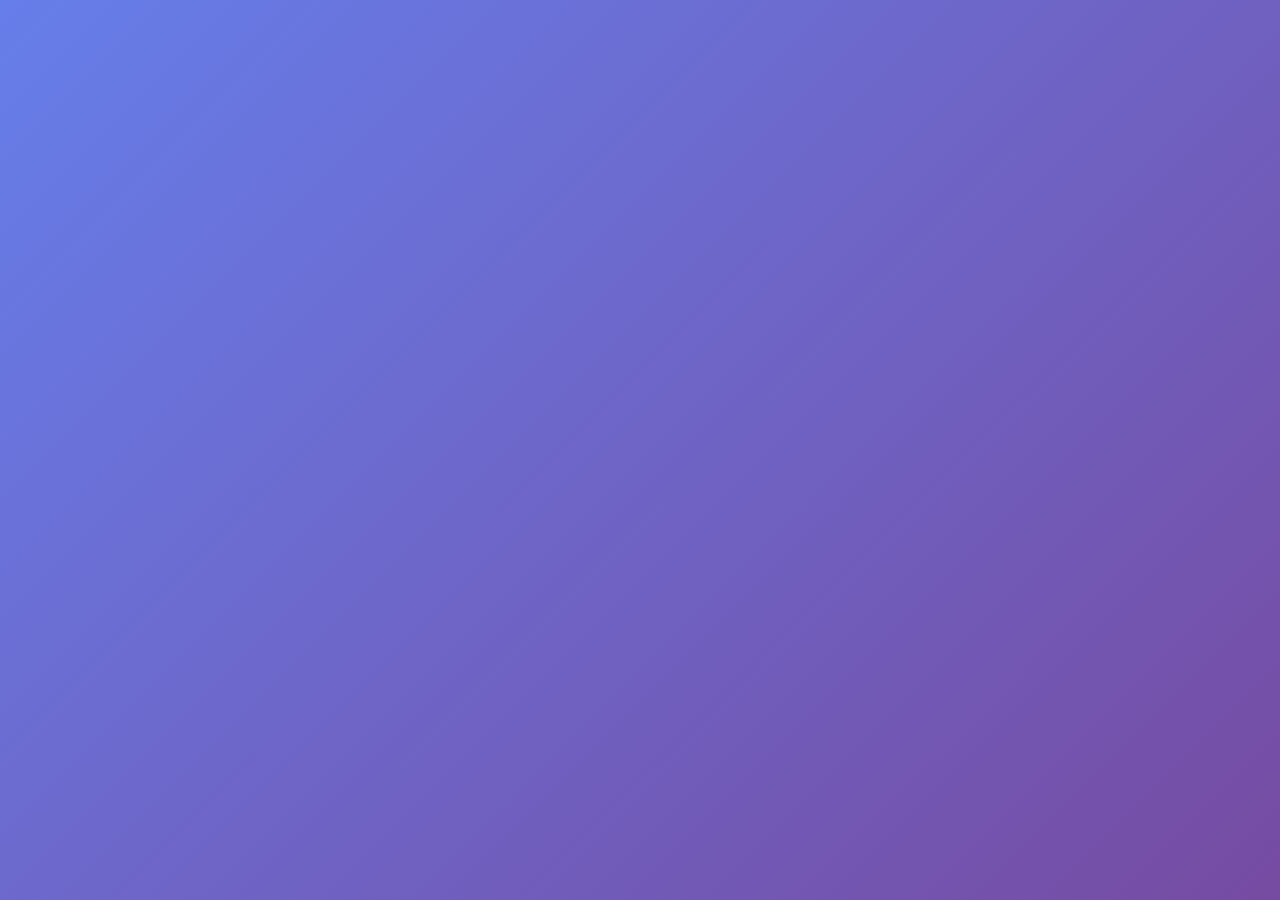
<file: src/main/resources/static/index.html>
<!DOCTYPE html>
<html lang="zh-CN">
<head>
    <meta charset="UTF-8">
    <meta name="viewport" content="width=device-width, initial-scale=1.0">
    <title>AI 巡检管理系统</title>
    <style>
        body {
            margin: 0;
            padding: 0;
            font-family: -apple-system, BlinkMacSystemFont, 'Segoe UI', 'PingFang SC', 'Hiragino Sans GB', 'Microsoft YaHei', 'Helvetica Neue', Helvetica, Arial, sans-serif;
            background: linear-gradient(135deg, #667eea 0%, #764ba2 100%);
            height: 100vh;
            display: flex;
            justify-content: center;
            align-items: center;
        }
        
        .loading-container {
            text-align: center;
            color: white;
        }
        
        .loading-title {
            font-size: 2.5em;
            font-weight: 300;
            margin-bottom: 20px;
            opacity: 0;
            animation: fadeIn 1s ease-in-out forwards;
        }
        
        .loading-subtitle {
            font-size: 1.2em;
            margin-bottom: 40px;
            opacity: 0;
            animation: fadeIn 1s ease-in-out 0.5s forwards;
        }
        
        .loading-spinner {
            width: 50px;
            height: 50px;
            border: 3px solid rgba(255, 255, 255, 0.3);
            border-top: 3px solid white;
            border-radius: 50%;
            animation: spin 1s linear infinite;
            margin: 0 auto;
            opacity: 0;
            animation: fadeIn 1s ease-in-out 1s forwards, spin 1s linear infinite 1s;
        }
        
        .loading-text {
            margin-top: 20px;
            font-size: 1em;
            opacity: 0;
            animation: fadeIn 1s ease-in-out 1.5s forwards;
        }
        
        @keyframes fadeIn {
            to {
                opacity: 1;
            }
        }
        
        @keyframes spin {
            0% { transform: rotate(0deg); }
            100% { transform: rotate(360deg); }
        }
    </style>
</head>
<body>
    <div class="loading-container">
        <h1 class="loading-title">AI 巡检管理系统</h1>
        <p class="loading-subtitle">智能化巡检，高效管理</p>
        <div class="loading-spinner"></div>
        <p class="loading-text">正在加载中...</p>
    </div>

    <script>
        // 2秒后自动跳转到标签管理页面
        setTimeout(function() {
            window.location.href = './tag.html';
        }, 2000);
    </script>
</body>
</html>
</file>
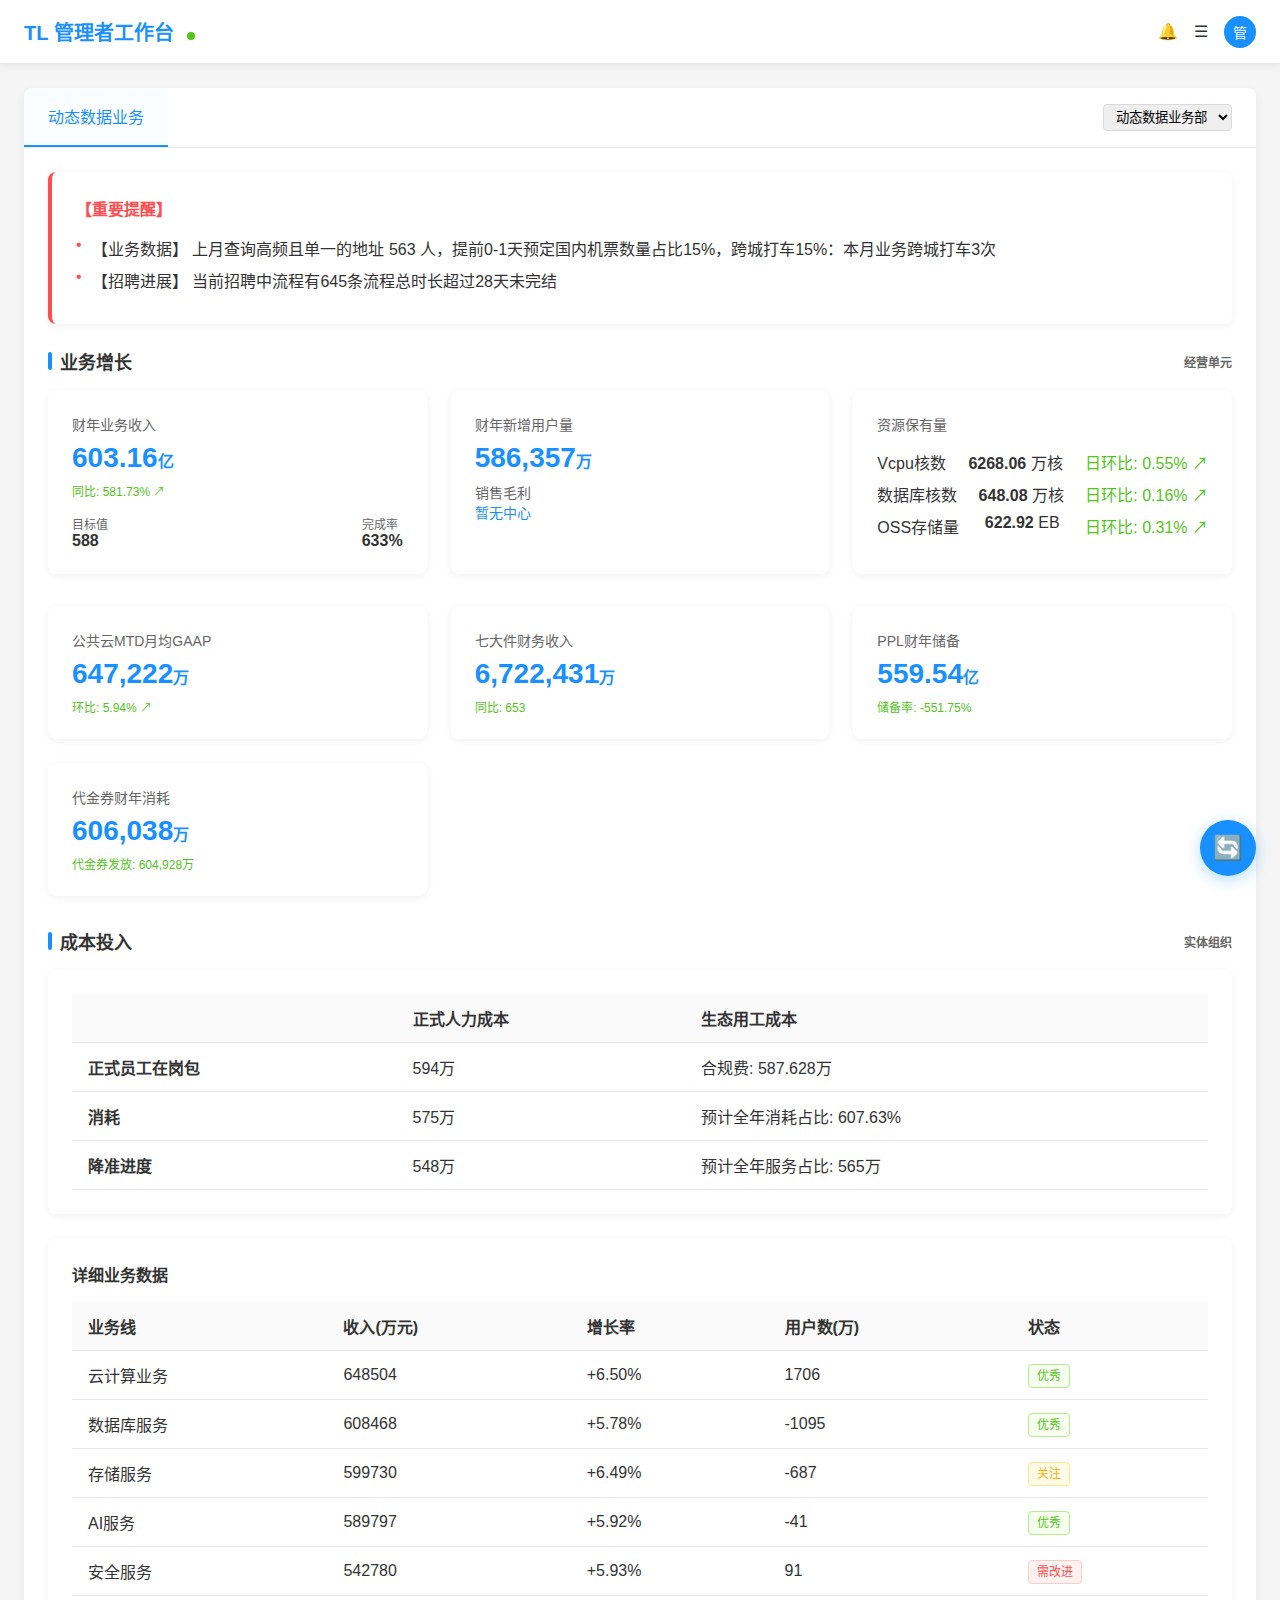
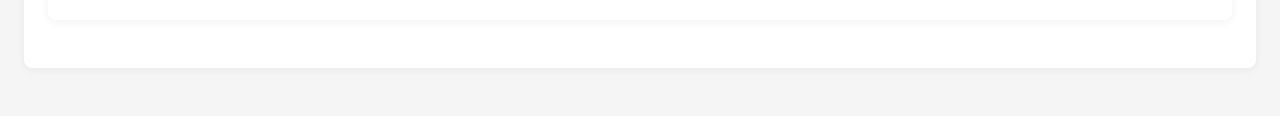
<file: src/main/resources/static/inspection_page/dashboard_dynamic.html>
<!DOCTYPE html>
<html lang="zh-CN">
<head>
    <meta charset="UTF-8">
    <meta name="viewport" content="width=device-width, initial-scale=1.0">
    <title>动态数据</title>
    <style>
        * {
            margin: 0;
            padding: 0;
            box-sizing: border-box;
        }

        body {
            font-family: -apple-system, BlinkMacSystemFont, 'Segoe UI', 'PingFang SC', 'Hiragino Sans GB', 'Microsoft YaHei', 'Helvetica Neue', Helvetica, Arial, sans-serif;
            background: #f5f5f5;
            color: #333;
        }

        .header {
            background: #fff;
            border-bottom: 1px solid #e8e8e8;
            padding: 0 24px;
            height: 64px;
            display: flex;
            align-items: center;
            justify-content: space-between;
            box-shadow: 0 2px 8px rgba(0, 0, 0, 0.06);
        }

        .header-left {
            display: flex;
            align-items: center;
        }

        .logo {
            color: #1890ff;
            font-size: 20px;
            font-weight: 600;
            margin-right: 32px;
        }

        .header-right {
            display: flex;
            align-items: center;
            gap: 16px;
        }

        .user-avatar {
            width: 32px;
            height: 32px;
            border-radius: 50%;
            background: #1890ff;
            color: white;
            display: flex;
            align-items: center;
            justify-content: center;
            font-size: 14px;
        }

        .container {
            padding: 24px;
            max-width: 1400px;
            margin: 0 auto;
        }

        .tabs {
            background: #fff;
            border-radius: 8px;
            margin-bottom: 24px;
            padding: 0;
            box-shadow: 0 2px 8px rgba(0, 0, 0, 0.06);
        }

        .tab-nav {
            display: flex;
            border-bottom: 1px solid #e8e8e8;
        }

        .tab-item {
            padding: 16px 24px;
            cursor: pointer;
            border-bottom: 2px solid transparent;
            transition: all 0.3s;
        }

        .tab-item.active {
            color: #1890ff;
            border-bottom-color: #1890ff;
            background: rgba(24, 144, 255, 0.02);
        }

        .tab-content {
            padding: 24px;
        }

        .alerts {
            background: #fff;
            border-radius: 8px;
            padding: 24px;
            margin-bottom: 24px;
            border-left: 4px solid #ff4d4f;
            box-shadow: 0 2px 8px rgba(0, 0, 0, 0.06);
        }

        .alerts h3 {
            color: #ff4d4f;
            margin-bottom: 16px;
            font-size: 16px;
        }

        .alert-list {
            list-style: none;
        }

        .alert-list li {
            margin-bottom: 8px;
            padding-left: 16px;
            position: relative;
        }

        .alert-list li:before {
            content: "•";
            color: #ff4d4f;
            position: absolute;
            left: 0;
        }

        .section-title {
            font-size: 18px;
            font-weight: 600;
            margin-bottom: 16px;
            display: flex;
            align-items: center;
            gap: 8px;
        }

        .section-icon {
            width: 4px;
            height: 18px;
            background: #1890ff;
            border-radius: 2px;
        }

        .metrics-grid {
            display: grid;
            grid-template-columns: repeat(auto-fit, minmax(300px, 1fr));
            gap: 24px;
            margin-bottom: 32px;
        }

        .metric-card {
            background: #fff;
            border-radius: 8px;
            padding: 24px;
            box-shadow: 0 2px 8px rgba(0, 0, 0, 0.06);
            transition: transform 0.2s, box-shadow 0.2s;
        }

        .metric-card:hover {
            transform: translateY(-2px);
            box-shadow: 0 4px 16px rgba(0, 0, 0, 0.1);
        }

        .metric-title {
            font-size: 14px;
            color: #666;
            margin-bottom: 8px;
        }

        .metric-value {
            font-size: 28px;
            font-weight: 600;
            color: #1890ff;
            margin-bottom: 8px;
            transition: all 0.5s ease;
        }

        .metric-trend {
            font-size: 12px;
            color: #52c41a;
            transition: all 0.5s ease;
        }

        .chart-section {
            display: grid;
            grid-template-columns: 1fr 1fr;
            gap: 24px;
            margin-bottom: 32px;
        }

        .chart-card {
            background: #fff;
            border-radius: 8px;
            padding: 24px;
            box-shadow: 0 2px 8px rgba(0, 0, 0, 0.06);
        }

        .chart-title {
            font-size: 16px;
            font-weight: 600;
            margin-bottom: 16px;
            color: #333;
        }

        .chart-placeholder {
            height: 300px;
            background: linear-gradient(135deg, #667eea 0%, #764ba2 100%);
            border-radius: 8px;
            display: flex;
            align-items: center;
            justify-content: center;
            color: white;
            font-size: 18px;
            position: relative;
            overflow: hidden;
        }

        .chart-placeholder::before {
            content: '';
            position: absolute;
            top: 0;
            left: 0;
            right: 0;
            bottom: 0;
            background: url('data:image/svg+xml,<svg xmlns="http://www.w3.org/2000/svg" viewBox="0 0 100 100"><circle cx="50" cy="50" r="40" fill="none" stroke="rgba(255,255,255,0.2)" stroke-width="2"/><circle cx="50" cy="50" r="30" fill="none" stroke="rgba(255,255,255,0.3)" stroke-width="1"/><circle cx="50" cy="50" r="20" fill="none" stroke="rgba(255,255,255,0.4)" stroke-width="1"/></svg>') center/contain no-repeat;
        }

        .bar-chart {
            background: linear-gradient(135deg, #f093fb 0%, #f5576c 100%);
        }

        .pie-chart {
            background: linear-gradient(135deg, #4facfe 0%, #00f2fe 100%);
        }

        .line-chart {
            background: linear-gradient(135deg, #43e97b 0%, #38f9d7 100%);
        }

        .data-table {
            background: #fff;
            border-radius: 8px;
            padding: 24px;
            box-shadow: 0 2px 8px rgba(0, 0, 0, 0.06);
            margin-bottom: 24px;
        }

        .table {
            width: 100%;
            border-collapse: collapse;
        }

        .table th,
        .table td {
            padding: 12px 16px;
            text-align: left;
            border-bottom: 1px solid #e8e8e8;
        }

        .table th {
            background: #fafafa;
            font-weight: 600;
            color: #333;
        }

        .table tr:hover {
            background: #fafafa;
        }

        .status-badge {
            padding: 4px 8px;
            border-radius: 4px;
            font-size: 12px;
            font-weight: 500;
        }

        .status-success {
            background: #f6ffed;
            color: #52c41a;
            border: 1px solid #b7eb8f;
        }

        .status-warning {
            background: #fffbe6;
            color: #faad14;
            border: 1px solid #ffe58f;
        }

        .status-error {
            background: #fff2f0;
            color: #ff4d4f;
            border: 1px solid #ffccc7;
        }

        .footer-section {
            display: grid;
            grid-template-columns: repeat(auto-fit, minmax(350px, 1fr));
            gap: 24px;
        }

        .summary-card {
            background: #fff;
            border-radius: 8px;
            padding: 24px;
            box-shadow: 0 2px 8px rgba(0, 0, 0, 0.06);
        }

        .summary-item {
            display: flex;
            justify-content: space-between;
            align-items: center;
            padding: 12px 0;
            border-bottom: 1px solid #f0f0f0;
        }

        .summary-item:last-child {
            border-bottom: none;
        }

        .summary-label {
            color: #666;
            font-size: 14px;
        }

        .summary-value {
            font-weight: 600;
            color: #1890ff;
            font-size: 16px;
        }

        .refresh-btn {
            position: fixed;
            bottom: 24px;
            right: 24px;
            width: 56px;
            height: 56px;
            background: #1890ff;
            border: none;
            border-radius: 50%;
            color: white;
            font-size: 24px;
            cursor: pointer;
            box-shadow: 0 4px 16px rgba(24, 144, 255, 0.3);
            transition: all 0.3s;
        }

        .refresh-btn:hover {
            background: #40a9ff;
            transform: scale(1.1);
        }

        .dynamic-indicator {
            display: inline-block;
            width: 8px;
            height: 8px;
            background: #52c41a;
            border-radius: 50%;
            margin-left: 8px;
            animation: pulse 2s infinite;
        }

        @keyframes pulse {
            0% { opacity: 1; }
            50% { opacity: 0.5; }
            100% { opacity: 1; }
        }

        .data-change {
            animation: dataUpdate 0.8s ease;
        }

        @keyframes dataUpdate {
            0% { transform: scale(1); }
            50% { transform: scale(1.05); color: #ff4d4f; }
            100% { transform: scale(1); }
        }

        @media (max-width: 768px) {
            .container {
                padding: 16px;
            }

            .chart-section {
                grid-template-columns: 1fr;
            }

            .metrics-grid {
                grid-template-columns: 1fr;
            }
        }
    </style>
</head>
<body>
    <div class="header">
        <div class="header-left">
            <div class="logo">TL 管理者工作台 <span class="dynamic-indicator"></span></div>
        </div>
        <div class="header-right">
            <span>🔔</span>
            <span>☰</span>
            <div class="user-avatar">管</div>
        </div>
    </div>

    <div class="container">
        <div class="tabs">
            <div class="tab-nav">
                <div class="tab-item active">动态数据业务</div>
                <div style="margin-left: auto; padding: 16px 24px;">
                    <select style="border: 1px solid #d9d9d9; padding: 4px 8px; border-radius: 4px;">
                        <option>动态数据业务部</option>
                    </select>
                </div>
            </div>
            <div class="tab-content">
                <div class="alerts">
                    <h3>【重要提醒】</h3>
                    <ul class="alert-list">
                        <li>【业务数据】 上月查询高频且单一的地址 <span id="alert-people">600</span> 人，提前0-1天预定国内机票数量占比15%，跨城打车15%：本月业务跨城打车3次</li>
                        <li>【招聘进展】 当前招聘中流程有<span id="alert-process">600</span>条流程总时长超过28天未完结</li>
                    </ul>
                </div>

                <!-- 核心指标 -->
                <div class="section-title">
                    <div class="section-icon"></div>
                    业务增长
                    <span style="margin-left: auto; font-size: 12px; color: #666;">经营单元</span>
                </div>

                <div class="metrics-grid">
                    <div class="metric-card">
                        <div class="metric-title">财年业务收入</div>
                        <div class="metric-value"><span id="annual-revenue">600.15</span><span style="font-size: 16px;">亿</span></div>
                        <div class="metric-trend">同比: <span id="annual-trend">600.52</span>% ↗</div>
                        <div style="margin-top: 16px; display: flex; justify-content: space-between;">
                            <div>
                                <div style="color: #666; font-size: 12px;">目标值</div>
                                <div style="font-weight: 600;"><span id="target-value">600</span></div>
                            </div>
                            <div>
                                <div style="color: #666; font-size: 12px;">完成率</div>
                                <div style="font-weight: 600;"><span id="completion-rate">600</span>%</div>
                            </div>
                        </div>
                    </div>

                    <div class="metric-card">
                        <div class="metric-title">财年新增用户量</div>
                        <div class="metric-value"><span id="new-users">600,600.30</span><span style="font-size: 16px;">万</span></div>
                        <div style="margin-top: 8px; color: #666; font-size: 14px;">销售毛利</div>
                        <div style="color: #1890ff; font-size: 14px;">暂无中心</div>
                    </div>

                    <div class="metric-card">
                        <div class="metric-title">资源保有量</div>
                        <div style="margin-top: 16px;">
                            <div style="display: flex; justify-content: space-between; margin-bottom: 8px;">
                                <span>Vcpu核数</span>
                                <span><strong><span id="vcpu-cores">6,600.20</span></strong> 万核</span>
                                <span style="color: #52c41a;">日环比: <span id="vcpu-trend">0.60</span>% ↗</span>
                            </div>
                            <div style="display: flex; justify-content: space-between; margin-bottom: 8px;">
                                <span>数据库核数</span>
                                <span><strong><span id="db-cores">600.09</span></strong> 万核</span>
                                <span style="color: #52c41a;">日环比: <span id="db-trend">0.16</span>% ↗</span>
                            </div>
                            <div style="display: flex; justify-content: space-between;">
                                <span>OSS存储量</span>
                                <span><strong><span id="oss-storage">600.66</span></strong> EB</span>
                                <span style="color: #52c41a;">日环比: <span id="oss-trend">0.31</span>% ↗</span>
                            </div>
                        </div>
                    </div>
                </div>


                <!-- 关键指标卡片 -->
                <div class="metrics-grid">
                    <div class="metric-card">
                        <div class="metric-title">公共云MTD月均GAAP</div>
                        <div class="metric-value"><span id="cloud-gaap">600,600.49</span><span style="font-size: 16px;">万</span></div>
                        <div class="metric-trend">环比: <span id="cloud-trend">6.60</span>% ↗</div>
                    </div>

                    <div class="metric-card">
                        <div class="metric-title">七大件财务收入</div>
                        <div class="metric-value"><span id="seven-revenue">6,600,600.21</span><span style="font-size: 16px;">万</span></div>
                        <div class="metric-trend">同比: <span id="seven-trend">600</span></div>
                    </div>

                    <div class="metric-card">
                        <div class="metric-title">PPL财年储备</div>
                        <div class="metric-value"><span id="ppl-reserve">600.62</span><span style="font-size: 16px;">亿</span></div>
                        <div class="metric-trend">储备率: <span id="ppl-rate">-600.58</span>%</div>
                    </div>

                    <div class="metric-card">
                        <div class="metric-title">代金券财年消耗</div>
                        <div class="metric-value"><span id="voucher-consume">600,600.29</span><span style="font-size: 16px;">万</span></div>
                        <div class="metric-trend">代金券发放: <span id="voucher-issue">600,600.77</span>万</div>
                    </div>
                </div>

                <!-- 成本投入部分 -->
                <div class="section-title">
                    <div class="section-icon"></div>
                    成本投入
                    <span style="margin-left: auto; font-size: 12px; color: #666;">实体组织</span>
                </div>

                <div class="data-table">
                    <table class="table">
                        <thead>
                            <tr>
                                <th></th>
                                <th>正式人力成本</th>
                                <th>生态用工成本</th>
                            </tr>
                        </thead>
                        <tbody>
                            <tr>
                                <td><strong>正式员工在岗包</strong></td>
                                <td><span id="formal-cost-1">600</span>万</td>
                                <td>合规费: <span id="compliance-cost">600.027</span>万</td>
                            </tr>
                            <tr>
                                <td><strong>消耗</strong></td>
                                <td><span id="formal-cost-2">600</span>万</td>
                                <td>预计全年消耗占比: <span id="consumption-ratio">600.02</span>%</td>
                            </tr>
                            <tr>
                                <td><strong>降准进度</strong></td>
                                <td><span id="formal-cost-3">600</span>万</td>
                                <td>预计全年服务占比: <span id="service-ratio">600</span>万</td>
                            </tr>
                        </tbody>
                    </table>
                </div>

                <!-- 详细数据表格 -->
                <div class="data-table" style="margin-top: 24px;">
                    <div class="chart-title">详细业务数据</div>
                    <table class="table">
                        <thead>
                            <tr>
                                <th>业务线</th>
                                <th>收入(万元)</th>
                                <th>增长率</th>
                                <th>用户数(万)</th>
                                <th>状态</th>
                            </tr>
                        </thead>
                        <tbody>
                            <tr>
                                <td>云计算业务</td>
                                <td><span id="cloud-revenue">600,000</span></td>
                                <td>+<span id="cloud-growth">6.00</span>%</td>
                                <td><span id="cloud-users">600</span></td>
                                <td><span class="status-badge status-success">优秀</span></td>
                            </tr>
                            <tr>
                                <td>数据库服务</td>
                                <td><span id="db-revenue">600,000</span></td>
                                <td>+<span id="db-growth">6.00</span>%</td>
                                <td><span id="db-users">600</span></td>
                                <td><span class="status-badge status-success">优秀</span></td>
                            </tr>
                            <tr>
                                <td>存储服务</td>
                                <td><span id="storage-revenue">600,000</span></td>
                                <td>+<span id="storage-growth">6.00</span>%</td>
                                <td><span id="storage-users">600</span></td>
                                <td><span class="status-badge status-warning">关注</span></td>
                            </tr>
                            <tr>
                                <td>AI服务</td>
                                <td><span id="ai-revenue">600,000</span></td>
                                <td>+<span id="ai-growth">6.00</span>%</td>
                                <td><span id="ai-users">600</span></td>
                                <td><span class="status-badge status-success">优秀</span></td>
                            </tr>
                            <tr>
                                <td>安全服务</td>
                                <td><span id="security-revenue">600,000</span></td>
                                <td>+<span id="security-growth">6.00</span>%</td>
                                <td><span id="security-users">600</span></td>
                                <td><span class="status-badge status-error">需改进</span></td>
                            </tr>
                        </tbody>
                    </table>
                </div>
            </div>
        </div>
    </div>

    <button class="refresh-btn" onclick="refreshData()">🔄</button>

    <script>
        // 基础数据配置
        const baseData = {
            // 核心指标 - 浮动10%
            annualRevenue: 600.15,
            annualTrend: 600.52,
            targetValue: 600,
            completionRate: 600,
            newUsers: 600600.30,
            vcpuCores: 6600.20,
            vcpuTrend: 0.60,
            dbCores: 600.09,
            dbTrend: 0.16,
            ossStorage: 600.66,
            ossTrend: 0.31,
            
            // 关键指标卡片 - 浮动10%
            cloudGaap: 600600.49,
            cloudTrend: 6.60,
            sevenRevenue: 6600600.21,
            sevenTrend: 600,
            pplReserve: 600.62,
            pplRate: -600.58,
            voucherConsume: 600600.29,
            voucherIssue: 600600.77,
            
            // 成本投入 - 浮动10%
            formalCost: 600,
            complianceCost: 600.027,
            consumptionRatio: 600.02,
            serviceRatio: 600,
            
            // 详细业务数据 - 收入浮动10%，用户数浮动200%-400%
            cloudRevenue: 600000,
            cloudGrowth: 6.00,
            cloudUsers: 600,
            dbRevenue: 600000,
            dbGrowth: 6.00,
            dbUsers: 600,
            storageRevenue: 600000,
            storageGrowth: 6.00,
            storageUsers: 600,
            aiRevenue: 600000,
            aiGrowth: 6.00,
            aiUsers: 600,
            securityRevenue: 600000,
            securityGrowth: 6.00,
            securityUsers: 600,
            
            // 提醒数据 - 浮动10%
            alertPeople: 600,
            alertProcess: 600
        };

        // 数据浮动函数
        function fluctuateValue(baseValue, percentage) {
            const variation = baseValue * (percentage / 100);
            const randomFactor = (Math.random() - 0.5) * 2; // -1 到 1 之间
            return baseValue + (variation * randomFactor);
        }

        // 格式化数字
        function formatNumber(num, decimals = 2) {
            if (num >= 10000) {
                return Math.round(num).toLocaleString();
            }
            return num.toFixed(decimals);
        }

        // 更新数据
        function updateData() {
            console.log('🔄 正在更新动态数据...');

            // 添加动画效果的函数
            function animateUpdate(elementId, newValue) {
                const element = document.getElementById(elementId);
                if (element) {
                    element.classList.add('data-change');
                    element.textContent = newValue;
                    setTimeout(() => {
                        element.classList.remove('data-change');
                    }, 800);
                }
            }

            // 核心指标更新 (浮动10%)
            animateUpdate('annual-revenue', formatNumber(fluctuateValue(baseData.annualRevenue, 10), 2));
            animateUpdate('annual-trend', formatNumber(fluctuateValue(baseData.annualTrend, 10), 2));
            animateUpdate('target-value', Math.round(fluctuateValue(baseData.targetValue, 10)));
            animateUpdate('completion-rate', Math.round(fluctuateValue(baseData.completionRate, 10)));
            animateUpdate('new-users', formatNumber(fluctuateValue(baseData.newUsers, 10), 2));
            
            // 资源保有量更新 (浮动10%)
            animateUpdate('vcpu-cores', formatNumber(fluctuateValue(baseData.vcpuCores, 10), 2));
            animateUpdate('vcpu-trend', formatNumber(fluctuateValue(baseData.vcpuTrend, 10), 2));
            animateUpdate('db-cores', formatNumber(fluctuateValue(baseData.dbCores, 10), 2));
            animateUpdate('db-trend', formatNumber(fluctuateValue(baseData.dbTrend, 10), 2));
            animateUpdate('oss-storage', formatNumber(fluctuateValue(baseData.ossStorage, 10), 2));
            animateUpdate('oss-trend', formatNumber(fluctuateValue(baseData.ossTrend, 10), 2));
            
            // 关键指标卡片更新 (浮动10%)
            animateUpdate('cloud-gaap', formatNumber(fluctuateValue(baseData.cloudGaap, 10), 2));
            animateUpdate('cloud-trend', formatNumber(fluctuateValue(baseData.cloudTrend, 10), 2));
            animateUpdate('seven-revenue', formatNumber(fluctuateValue(baseData.sevenRevenue, 10), 2));
            animateUpdate('seven-trend', Math.round(fluctuateValue(baseData.sevenTrend, 10)));
            animateUpdate('ppl-reserve', formatNumber(fluctuateValue(baseData.pplReserve, 10), 2));
            animateUpdate('ppl-rate', formatNumber(fluctuateValue(baseData.pplRate, 10), 2));
            animateUpdate('voucher-consume', formatNumber(fluctuateValue(baseData.voucherConsume, 10), 2));
            animateUpdate('voucher-issue', formatNumber(fluctuateValue(baseData.voucherIssue, 10), 2));
            
            // 成本投入更新 (浮动10%)
            animateUpdate('formal-cost-1', Math.round(fluctuateValue(baseData.formalCost, 10)));
            animateUpdate('formal-cost-2', Math.round(fluctuateValue(baseData.formalCost, 10)));
            animateUpdate('formal-cost-3', Math.round(fluctuateValue(baseData.formalCost, 10)));
            animateUpdate('compliance-cost', formatNumber(fluctuateValue(baseData.complianceCost, 10), 3));
            animateUpdate('consumption-ratio', formatNumber(fluctuateValue(baseData.consumptionRatio, 10), 2));
            animateUpdate('service-ratio', Math.round(fluctuateValue(baseData.serviceRatio, 10)));
            
            // 详细业务数据更新 (收入浮动10%，用户数浮动200%-400%)
            animateUpdate('cloud-revenue', Math.round(fluctuateValue(baseData.cloudRevenue, 10)));
            animateUpdate('cloud-growth', formatNumber(fluctuateValue(baseData.cloudGrowth, 10), 2));
            animateUpdate('cloud-users', Math.round(fluctuateValue(baseData.cloudUsers, 300))); // 200%-400%浮动
            
            animateUpdate('db-revenue', Math.round(fluctuateValue(baseData.dbRevenue, 10)));
            animateUpdate('db-growth', formatNumber(fluctuateValue(baseData.dbGrowth, 10), 2));
            animateUpdate('db-users', Math.round(fluctuateValue(baseData.dbUsers, 300)));
            
            animateUpdate('storage-revenue', Math.round(fluctuateValue(baseData.storageRevenue, 10)));
            animateUpdate('storage-growth', formatNumber(fluctuateValue(baseData.storageGrowth, 10), 2));
            animateUpdate('storage-users', Math.round(fluctuateValue(baseData.storageUsers, 300)));
            
            animateUpdate('ai-revenue', Math.round(fluctuateValue(baseData.aiRevenue, 10)));
            animateUpdate('ai-growth', formatNumber(fluctuateValue(baseData.aiGrowth, 10), 2));
            animateUpdate('ai-users', Math.round(fluctuateValue(baseData.aiUsers, 300)));
            
            animateUpdate('security-revenue', Math.round(fluctuateValue(baseData.securityRevenue, 10)));
            animateUpdate('security-growth', formatNumber(fluctuateValue(baseData.securityGrowth, 10), 2));
            animateUpdate('security-users', Math.round(fluctuateValue(baseData.securityUsers, 300)));
            
            // 提醒数据更新 (浮动10%)
            animateUpdate('alert-people', Math.round(fluctuateValue(baseData.alertPeople, 10)));
            animateUpdate('alert-process', Math.round(fluctuateValue(baseData.alertProcess, 10)));

            console.log('✅ 动态数据更新完成');
        }

        // 刷新数据
        function refreshData() {
            const btn = document.querySelector('.refresh-btn');
            btn.style.transform = 'rotate(360deg)';
            
            setTimeout(() => {
                btn.style.transform = 'rotate(0deg)';
                updateData();
              
            }, 1000);
        }

        // 页面加载时初始化数据
        window.addEventListener('load', function() {
            console.log('🚀 动态数据页面已加载');
            updateData();
        });

        // 标签页切换
        document.querySelectorAll('.tab-item').forEach(tab => {
            tab.addEventListener('click', function() {
                document.querySelectorAll('.tab-item').forEach(t => t.classList.remove('active'));
                this.classList.add('active');
            });
        });

        // 添加交互效果
        document.querySelectorAll('.metric-card').forEach(card => {
            card.addEventListener('mouseenter', function() {
                this.style.transform = 'translateY(-4px)';
            });
            
            card.addEventListener('mouseleave', function() {
                this.style.transform = 'translateY(0)';
            });
        });

        // 页面可见性变化时暂停/恢复更新
        document.addEventListener('visibilitychange', function() {
            if (document.hidden) {
                console.log('⏸️ 页面隐藏，暂停数据更新');
            } else {
                console.log('▶️ 页面显示，恢复数据更新');
                updateData();
            }
        });
    </script>
</body>
</html>
</file>
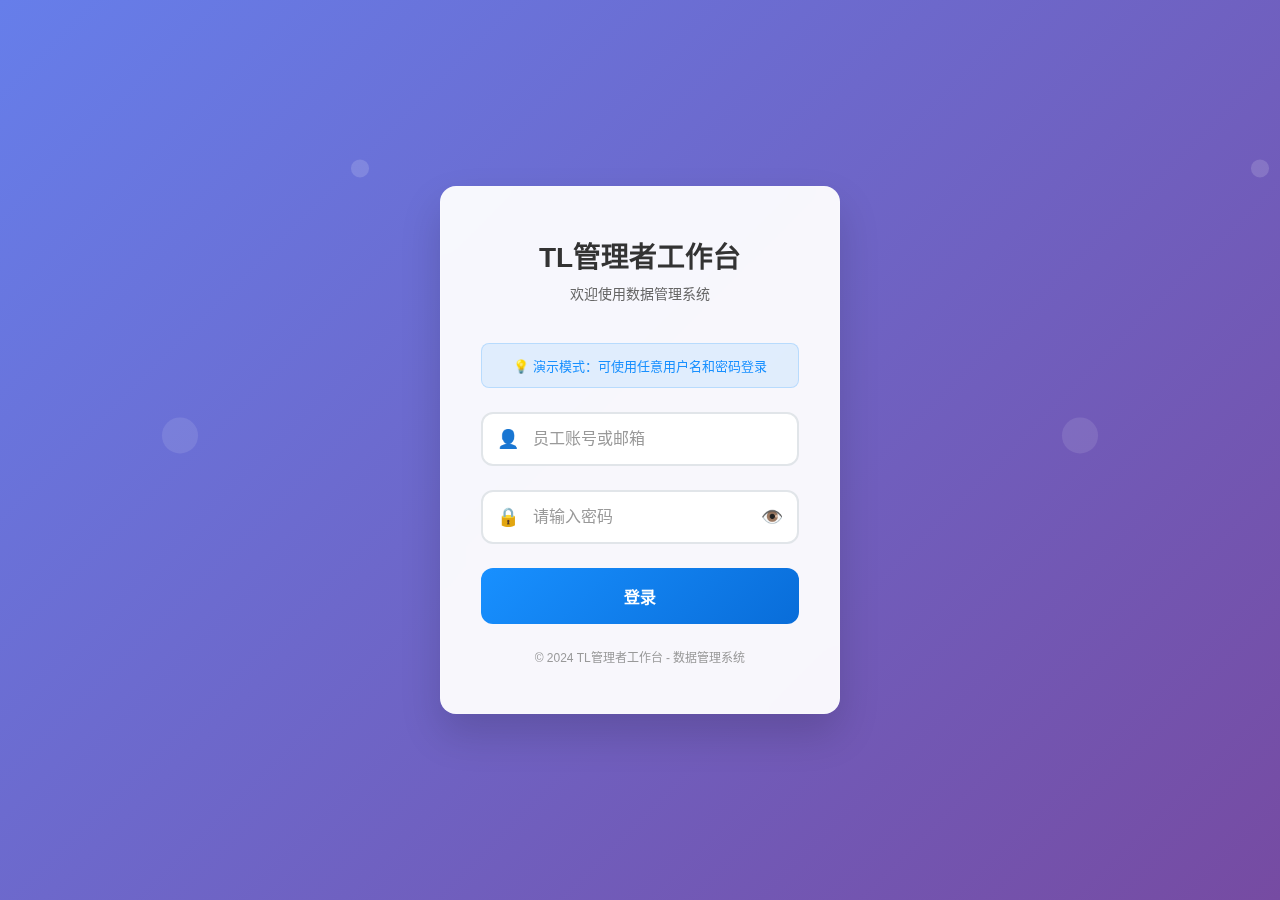
<file: src/main/resources/static/inspection_page/login.html>
<!DOCTYPE html>
<html lang="zh-CN">
<head>
    <meta charset="UTF-8">
    <meta name="viewport" content="width=device-width, initial-scale=1.0">
    <title>用户登录 - TL管理者工作台</title>
    <style>
        * {
            margin: 0;
            padding: 0;
            box-sizing: border-box;
        }

        body {
            font-family: -apple-system, BlinkMacSystemFont, 'Segoe UI', 'PingFang SC', 'Hiragino Sans GB', 'Microsoft YaHei', 'Helvetica Neue', Helvetica, Arial, sans-serif;
            background: linear-gradient(135deg, #667eea 0%, #764ba2 100%);
            min-height: 100vh;
            display: flex;
            align-items: center;
            justify-content: center;
            position: relative;
            overflow: hidden;
        }

        /* 背景动画效果 */
        body::before {
            content: '';
            position: absolute;
            top: 0;
            left: 0;
            width: 100%;
            height: 100%;
            background: url('data:image/svg+xml,<svg xmlns="http://www.w3.org/2000/svg" viewBox="0 0 100 100"><circle cx="20" cy="20" r="2" fill="rgba(255,255,255,0.1)"><animate attributeName="cy" values="20;80;20" dur="3s" repeatCount="indefinite"/></circle><circle cx="40" cy="40" r="1" fill="rgba(255,255,255,0.15)"><animate attributeName="cy" values="40;10;40" dur="2s" repeatCount="indefinite"/></circle><circle cx="60" cy="60" r="1.5" fill="rgba(255,255,255,0.1)"><animate attributeName="cy" values="60;90;60" dur="4s" repeatCount="indefinite"/></circle><circle cx="80" cy="30" r="1" fill="rgba(255,255,255,0.2)"><animate attributeName="cy" values="30;70;30" dur="2.5s" repeatCount="indefinite"/></circle></svg>') repeat;
            animation: float 20s infinite linear;
        }

        @keyframes float {
            0% { transform: translateY(0); }
            100% { transform: translateY(-100px); }
        }

        .login-container {
            background: rgba(255, 255, 255, 0.95);
            padding: 48px 40px;
            border-radius: 16px;
            box-shadow: 0 20px 40px rgba(0, 0, 0, 0.15);
            width: 100%;
            max-width: 400px;
            backdrop-filter: blur(10px);
            border: 1px solid rgba(255, 255, 255, 0.2);
            position: relative;
            z-index: 1;
        }

        .login-header {
            text-align: center;
            margin-bottom: 40px;
        }

        .login-title {
            font-size: 28px;
            font-weight: 600;
            color: #333;
            margin-bottom: 8px;
        }

        .login-subtitle {
            font-size: 14px;
            color: #666;
            font-weight: 400;
        }

        .login-form {
            display: flex;
            flex-direction: column;
            gap: 24px;
        }

        .form-group {
            position: relative;
        }

        .form-input {
            width: 100%;
            padding: 16px 20px;
            padding-left: 50px;
            font-size: 16px;
            border: 2px solid #e1e5e9;
            border-radius: 12px;
            outline: none;
            transition: all 0.3s ease;
            background: #fff;
        }

        .form-input:focus {
            border-color: #1890ff;
            box-shadow: 0 0 0 3px rgba(24, 144, 255, 0.1);
        }

        .form-input::placeholder {
            color: #999;
        }

        .input-icon {
            position: absolute;
            left: 16px;
            top: 50%;
            transform: translateY(-50%);
            color: #999;
            font-size: 18px;
            z-index: 1;
        }

        .password-toggle {
            position: absolute;
            right: 16px;
            top: 50%;
            transform: translateY(-50%);
            color: #999;
            font-size: 18px;
            cursor: pointer;
            z-index: 1;
            transition: color 0.3s ease;
        }

        .password-toggle:hover {
            color: #1890ff;
        }

        .login-button {
            width: 100%;
            padding: 16px;
            font-size: 16px;
            font-weight: 600;
            color: white;
            background: linear-gradient(135deg, #1890ff 0%, #096dd9 100%);
            border: none;
            border-radius: 12px;
            cursor: pointer;
            transition: all 0.3s ease;
            position: relative;
            overflow: hidden;
        }

        .login-button:hover {
            background: linear-gradient(135deg, #40a9ff 0%, #1890ff 100%);
            transform: translateY(-2px);
            box-shadow: 0 8px 20px rgba(24, 144, 255, 0.3);
        }

        .login-button:active {
            transform: translateY(0);
        }

        .login-button.loading {
            pointer-events: none;
            background: #ccc;
        }

        .login-button .loading-spinner {
            display: none;
            width: 20px;
            height: 20px;
            border: 2px solid transparent;
            border-top: 2px solid white;
            border-radius: 50%;
            animation: spin 1s linear infinite;
            margin-right: 8px;
        }

        .login-button.loading .loading-spinner {
            display: inline-block;
        }

        @keyframes spin {
            0% { transform: rotate(0deg); }
            100% { transform: rotate(360deg); }
        }

        .login-footer {
            margin-top: 24px;
            text-align: center;
            font-size: 12px;
            color: #999;
        }

        .welcome-message {
            background: linear-gradient(135deg, #52c41a 0%, #389e0d 100%);
            color: white;
            padding: 12px 20px;
            border-radius: 8px;
            margin-bottom: 20px;
            text-align: center;
            font-size: 14px;
            display: none;
            animation: slideIn 0.5s ease;
        }

        @keyframes slideIn {
            from {
                opacity: 0;
                transform: translateY(-10px);
            }
            to {
                opacity: 1;
                transform: translateY(0);
            }
        }

        .demo-hint {
            background: rgba(24, 144, 255, 0.1);
            border: 1px solid rgba(24, 144, 255, 0.2);
            color: #1890ff;
            padding: 12px 16px;
            border-radius: 8px;
            margin-bottom: 24px;
            font-size: 13px;
            text-align: center;
        }

        @media (max-width: 480px) {
            .login-container {
                padding: 32px 24px;
                margin: 20px;
            }
            
            .login-title {
                font-size: 24px;
            }
        }
    </style>
</head>
<body>
    <div class="login-container">
        <div class="login-header">
            <h1 class="login-title">TL管理者工作台</h1>
            <p class="login-subtitle">欢迎使用数据管理系统</p>
        </div>

        <div class="demo-hint">
            💡 演示模式：可使用任意用户名和密码登录
        </div>

        <div class="welcome-message" id="welcomeMessage"></div>

        <form class="login-form" id="loginForm">
            <div class="form-group">
                <span class="input-icon">👤</span>
                <input 
                    type="text" 
                    class="form-input" 
                    id="username" 
                    placeholder="员工账号或邮箱" 
                    required
                    autocomplete="username"
                >
            </div>

            <div class="form-group">
                <span class="input-icon">🔒</span>
                <input 
                    type="password" 
                    class="form-input" 
                    id="password" 
                    placeholder="请输入密码" 
                    required
                    autocomplete="current-password"
                >
                <span class="password-toggle" id="passwordToggle">👁️</span>
            </div>

            <button type="submit" class="login-button" id="loginButton">
                <span class="loading-spinner"></span>
                <span class="button-text">登录</span>
            </button>
        </form>

        <div class="login-footer">
            <p>© 2024 TL管理者工作台 - 数据管理系统</p>
        </div>
    </div>

    <script>
        // DOM元素
        const loginForm = document.getElementById('loginForm');
        const usernameInput = document.getElementById('username');
        const passwordInput = document.getElementById('password');
        const loginButton = document.getElementById('loginButton');
        const buttonText = document.querySelector('.button-text');
        const passwordToggle = document.getElementById('passwordToggle');
        const welcomeMessage = document.getElementById('welcomeMessage');

        // 密码显示/隐藏切换
        passwordToggle.addEventListener('click', function() {
            const type = passwordInput.getAttribute('type') === 'password' ? 'text' : 'password';
            passwordInput.setAttribute('type', type);
            this.textContent = type === 'password' ? '👁️' : '🙈';
        });

        // 输入框焦点效果
        [usernameInput, passwordInput].forEach(input => {
            input.addEventListener('focus', function() {
                this.parentElement.style.transform = 'scale(1.02)';
            });
            
            input.addEventListener('blur', function() {
                this.parentElement.style.transform = 'scale(1)';
            });
        });

        // 模拟登录功能
        function performLogin(username, password) {
            return new Promise((resolve) => {
                // 模拟网络延迟
                setTimeout(() => {
                    // 无论输入什么都返回成功
                    resolve({
                        success: true,
                        user: {
                            username: username || '演示用户',
                            displayName: username ? `用户 ${username}` : '演示用户',
                            role: '管理员',
                            loginTime: new Date().toLocaleString()
                        }
                    });
                }, 1500 + Math.random() * 1000); // 1.5-2.5秒的随机延迟
            });
        }

        // 显示欢迎消息
        function showWelcomeMessage(user) {
            welcomeMessage.innerHTML = `
                🎉 欢迎 <strong>${user.displayName}</strong>！正在跳转到工作台...
            `;
            welcomeMessage.style.display = 'block';
        }

        // 跳转到仪表板
        function redirectToDashboard() {
            setTimeout(() => {
                // 添加淡出效果
                document.body.style.transition = 'opacity 0.5s ease';
                document.body.style.opacity = '0';
                
                setTimeout(() => {
                    window.location.href = './dashboard_dynamic.html';
                }, 500);
            }, 2000);
        }

        // 表单提交处理
        loginForm.addEventListener('submit', async function(e) {
            e.preventDefault();
            
            const username = usernameInput.value.trim();
            const password = passwordInput.value;

            // 基本验证
            if (!username || !password) {
                alert('请输入用户名和密码');
                return;
            }

            // 显示加载状态
            loginButton.classList.add('loading');
            buttonText.textContent = '登录中...';
            loginButton.disabled = true;

            try {
                // 执行登录
                const result = await performLogin(username, password);
                
                if (result.success) {
                    // 隐藏加载状态
                    loginButton.classList.remove('loading');
                    buttonText.textContent = '登录成功 ✓';
                    loginButton.style.background = 'linear-gradient(135deg, #52c41a 0%, #389e0d 100%)';
                    
                    // 显示欢迎消息
                    showWelcomeMessage(result.user);
                    
                    // 跳转到仪表板
                    redirectToDashboard();
                    
                    console.log('🎉 登录成功:', result.user);
                }
            } catch (error) {
                // 错误处理（理论上不会发生，因为我们总是返回成功）
                console.error('登录失败:', error);
                
                loginButton.classList.remove('loading');
                buttonText.textContent = '登录失败，请重试';
                loginButton.style.background = 'linear-gradient(135deg, #ff4d4f 0%, #cf1322 100%)';
                loginButton.disabled = false;
                
                setTimeout(() => {
                    buttonText.textContent = '登录';
                    loginButton.style.background = 'linear-gradient(135deg, #1890ff 0%, #096dd9 100%)';
                }, 3000);
            }
        });

        // 页面加载动画
        window.addEventListener('load', function() {
            document.querySelector('.login-container').style.animation = 'slideIn 0.6s ease';
        });

        // 键盘快捷键 - Enter键登录
        document.addEventListener('keydown', function(e) {
            if (e.key === 'Enter' && !loginButton.disabled) {
                loginForm.dispatchEvent(new Event('submit'));
            }
        });

        // 添加一些示例提示
        const hints = [
            '可以输入任意用户名密码',
            '例如：admin / 123456',
            '例如：user / password',
            '例如：test / test'
        ];

        let hintIndex = 0;
        setInterval(() => {
            if (!usernameInput.value && !passwordInput.value) {
                usernameInput.placeholder = hints[hintIndex % hints.length];
                hintIndex++;
            }
        }, 3000);
    </script>
</body>
</html>
</file>
